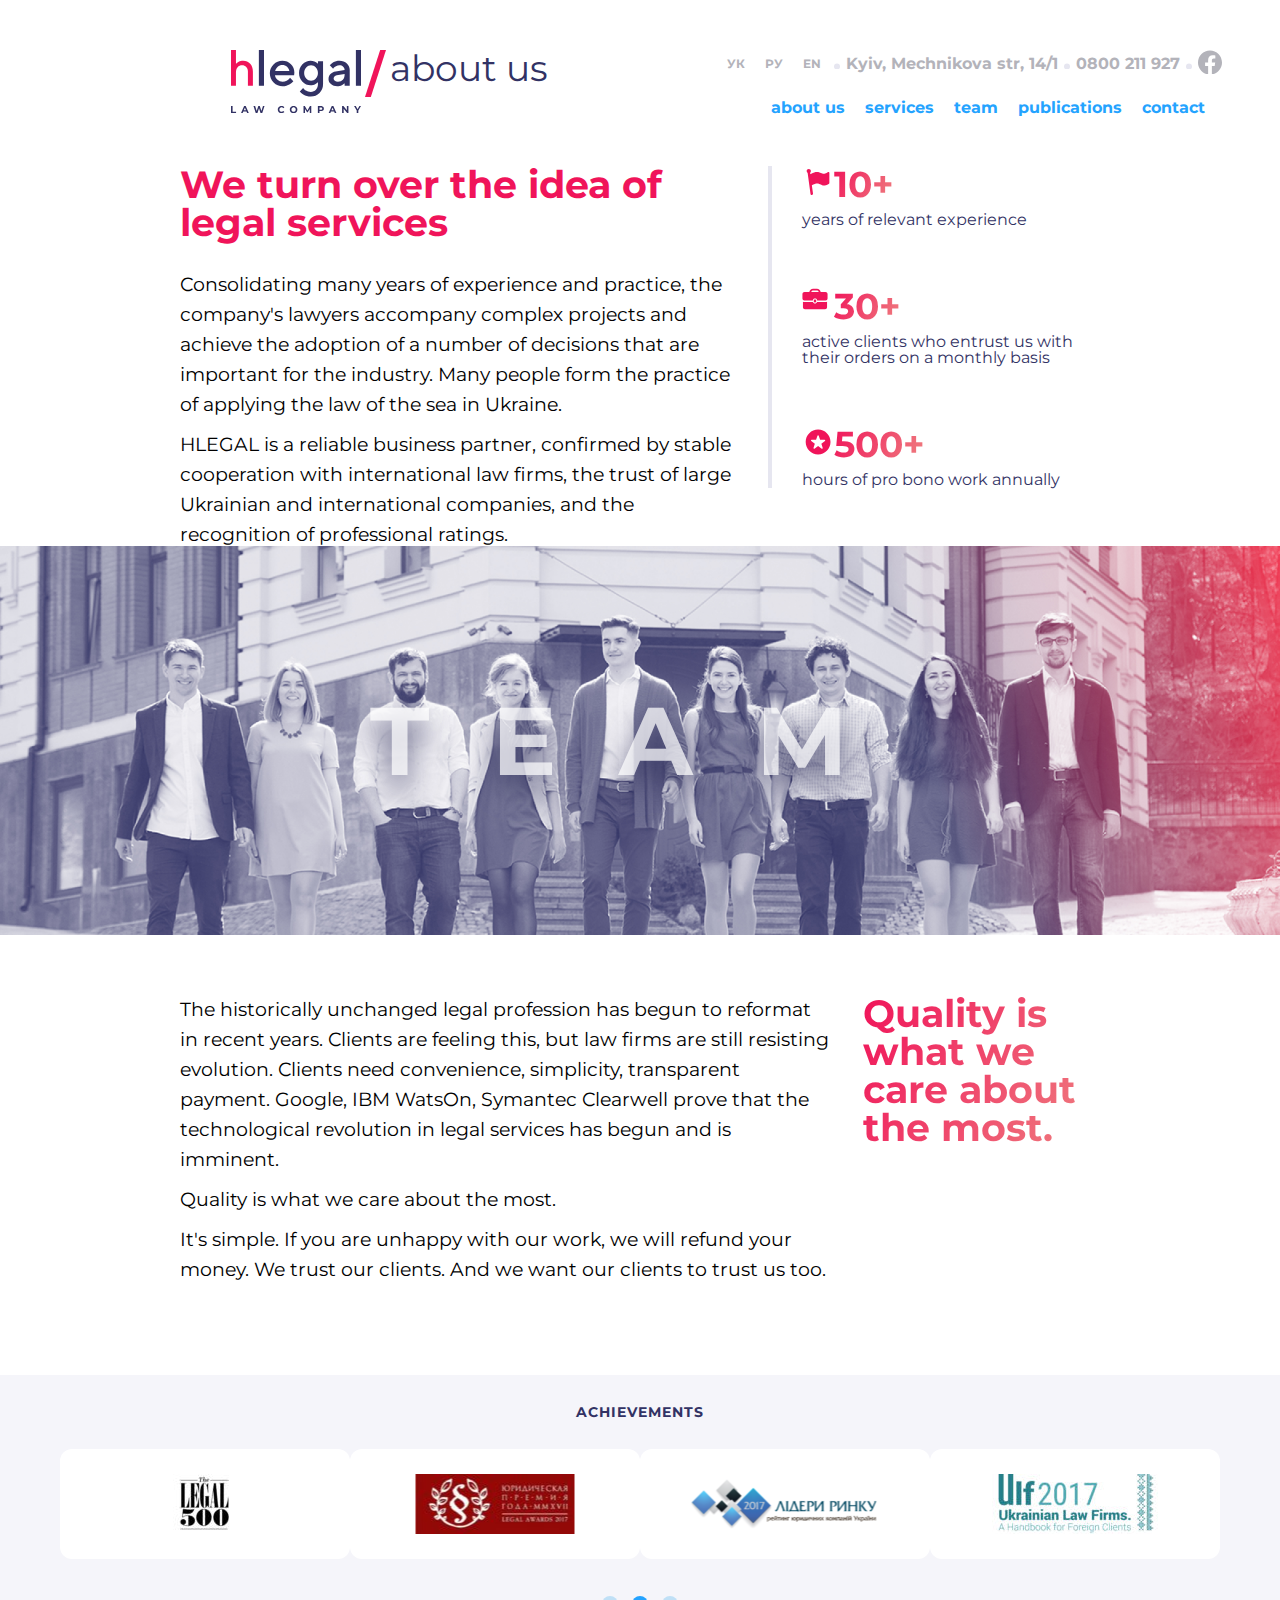
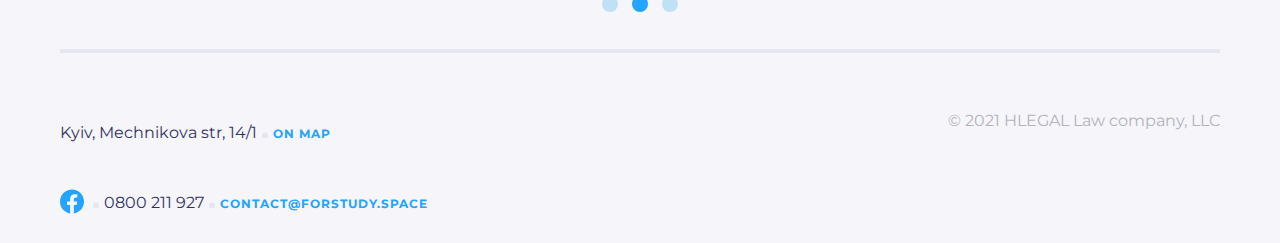
<file: index.html>
<!DOCTYPE html>
<html lang="en">
<head>
    <meta charset="UTF-8">
    <meta name="viewport" content="width=device-width, initial-scale=1.0">
    <title>hlegal</title>
    <link rel="stylesheet" href="style.css">
    <link rel="preconnect" href="https://fonts.googleapis.com">
<link rel="preconnect" href="https://fonts.gstatic.com" crossorigin>
<link href="https://fonts.googleapis.com/css2?family=Montserrat:wght@400;700&display=swap" rel="stylesheet">
   </head>
<body>
   
<header class="header-main">
    <div class="wrapper">
        <div class="header header-main">
            <a href="index.html">
              </a>
             <div class="header-logo">
                <div class="header-logo-name">
                    <div>
                     <svg class="logo">
                        <use xlink:href="sprite.svg#logo" />
                     </svg>
                    </div>
                   <div>
                    <svg class="law-company">
                        <use xlink:href="sprite.svg#LAW-COMPANY" />
                     </svg>
                   </div>
                </div>
                <div>
                    <svg class="slash">
                        <use xlink:href="sprite.svg#slash" />
                     </svg>
                </div>
                <div>
                    <span>about us</span>
                </div>
             </div>

<div class="header-info">
    <div class="header-info-1">
        <div class="header-lang">УК</div>
        <div class="header-lang">РУ</div>
        <div class="header-lang">EN</div>


        <div>
            <svg class="header-dot">
                <use xlink:href="sprite.svg#dot" />
             </svg>
        </div>

        <div>
            <p>Kyiv, Mechnikova str, 14/1</p>
        </div>

        <div>
            <svg class="header-dot">
                <use xlink:href="sprite.svg#dot" />
            </svg>
        </div>

        <div>
            <p>0800 211 927</p>
        </div>

        <div>
            <svg class="header-dot">
                <use xlink:href="sprite.svg#dot" />
             </svg>
        </div>

        <div>
            <svg class="header-facebook">
                <use xlink:href="sprite.svg#facebook" />
             </svg>
        </div>
    </div>


    <div class="header-info-2">
        <ul>
            <li>
                <a href="#">
                  about us
                </a>
                <span class="button-line button-line-bottom"></span>
            </li>
            <li>
                <a href="#">
                  services
                </a>
                <span class="button-line button-line-bottom"></span>
            </li>
            <li>
                <a href="team.html">
                 team
                </a>
                <span class="button-line button-line-bottom"></span>
            </li>
            <li>
                <a href="#">
                 publications
                </a>
                <span class="button-line button-line-bottom"></span>
            </li>
            <li>
                <a href="#">
                 contact
                </a>
                <span class="button-line button-line-bottom"></span>
            </li>
        </ul>
    </div>
</div>
</div>

</div>

</header>



<header class="header-768-wrapper">
    <div class="header-768">
        <div class="header-info">
            <div class="header-info-1">
                <div class="header-lang">УК</div>
                <div class="header-lang">РУ</div>
                <div class="header-lang">EN</div>
        
        
                <div>
                    <svg class="header-dot">
                        <use xlink:href="sprite.svg#dot" />
                     </svg>
                </div>
        
                <div>
                    <p>Kyiv, Mechnikova str, 14/1</p>
                </div>
        
                <div>
                    <svg class="header-dot">
                        <use xlink:href="sprite.svg#dot" />
                    </svg>
                </div>
        
                <div>
                    <p>0800 211 927</p>
                </div>
        
                <div>
                    <svg class="header-dot">
                        <use xlink:href="sprite.svg#dot" />
                     </svg>
                </div>
        
                <div>
                    <svg class="header-facebook">
                        <use xlink:href="sprite.svg#facebook" />
                     </svg>
                </div>
            </div>
            
        </div>
    
        <div class="header-logo">
            <div class="header-logo-name">
                <div>
                 <svg class="logo">
                    <use xlink:href="sprite.svg#logo" />
                 </svg>
                </div>
               <div>
                <svg class="law-company">
                    <use xlink:href="sprite.svg#LAW-COMPANY" />
                 </svg>
               </div>
            </div>
            <div>
                <svg class="slash">
                    <use xlink:href="sprite.svg#slash" />
                 </svg>
            </div>
            <div>
                <span>about us</span>
            </div>
         </div>

         <div class="header-info-2">
            <ul>
                <li>
                    <a href="#">
                      about us
                    </a>
                    <span class="button-line button-line-bottom"></span>
                </li>
                <li>
                    <a href="#">
                      services
                    </a>
                    <span class="button-line button-line-bottom"></span>
                </li>
                <li>
                    <a href="#">
                     team
                    </a>
                    <span class="button-line button-line-bottom"></span>
                </li>
                <li>
                    <a href="#">
                     publications
                    </a>
                    <span class="button-line button-line-bottom"></span>
                </li>
                <li>
                    <a href="#">
                     contact
                    </a>
                    <span class="button-line button-line-bottom"></span>
                </li>
            </ul>
        </div>
    </div>
</header>



<header class="header-375">
    <div class="header-375-wrapper">
         <div class="header-375-lang">
            <div class="header-375-lang-wrapper">
                 <div class="header-375-lang-block">УК</div>
                 <div class="header-375-lang-block">РУ</div>
                 <div class="header-375-lang-block">EN</div>
            </div>
         </div>
         <div>
            <div class="header-375-number-block">
                <p>0800 211 927</p>
            </div> 
        </div>
     </div>
     <div class="header-375-logo-wrapper">
        <div class="header-375-logo">
            <div class="header-logo">
                <div class="header-logo-name">
                    <div class="logo">
                     <svg class="logo" >
                        <use xlink:href="sprite.svg#logo-375" />
                     </svg>
                    </div>
                   <div class="law-company-375">
                    <svg class="law-company-375">
                        <use xlink:href="sprite.svg#LAW-COMPANY-375" />
                     </svg>
                   </div>
                </div>
                <div>
                    <svg class="slash">
                        <use xlink:href="sprite.svg#slash-375" />
                     </svg>
                </div>
                <div>
                    <span>about us</span>
                </div>
             </div>
        </div>
        <div class="header-375-menu">
            <svg class="menu">
                <use xlink:href="sprite.svg#menu" />
             </svg>
        </div>
     </div>
 
</div>


   </header>



<main>
 <div class="wrapper">
    <div class="main-block">
    <div class="main-block-1">
        <h1>We turn over the idea of legal services </h1>
        <p>Consolidating many years of experience and practice, the company's lawyers accompany complex projects and achieve the adoption of a number of decisions that are important for the industry. Many people form the practice of applying the law of the sea in Ukraine.</p>
            
        <p>HLEGAL is a reliable business partner, confirmed by stable cooperation with international law firms, the trust of large Ukrainian and international companies, and the recognition of professional ratings.</p>
    </div>

    <div class="main-block-2">
        <div class="main-block-2-row" >
            <div class="main-block-2-icon">
                 <svg>
                    <use xlink:href="sprite.svg#flag" />
                 </svg>
                 <p class="main-block-2-number">10+</p>
            </div>
            <div>
                <p class="main-block-2-text">years of relevant experience</p>
            </div>
        </div>

        <div class="main-block-2-row">
            <div class="main-block-2-icon">
                <svg>
                   <use xlink:href="sprite.svg#bag" />
                </svg>
                <p class="main-block-2-number">30+</p>
           </div>
           <div>
               <p class="main-block-2-text">active clients who entrust us with their orders on a monthly basis</p>
           </div>
        </div>
        
        <div class="main-block-2-row">
            <div class="main-block-2-icon">
                <svg>
                   <use xlink:href="sprite.svg#star" />
                </svg>
                <p class="main-block-2-number">500+</p>
           </div>
           <div>
               <p class="main-block-2-text">hours of pro bono work annually</p>
           </div>
        </div>

    </div>
    </div>

    <div class="main-picture">
        <div class="image-container">
            <img src="img/main_picture.jpeg" alt="main-picture"> 
        </div>
        <div class="main-picture-text">
            <p>TEAM</p>
        </div>
    </div>

    <div class="main-block">
            <div class="main-block-3">                    
                <p>The historically unchanged legal profession has begun to reformat in recent years. Clients are feeling this, but law firms are still resisting evolution. Clients need convenience, simplicity, transparent payment. Google, IBM WatsOn, Symantec Clearwell prove that the technological revolution in legal services has begun and is imminent.</p> 
                <p>Quality is what we care about the most.</p> 
                <p>It's simple. If you are unhappy with our work, we will refund your money. We trust our clients. And we want our clients to trust us too.</p>
            </div>
            <div class="main-block-header">
                <p>Quality is what we care about the most.</p>
            </div>
    </div>

    <div class="achivments">
        <div class="achivments-header">
            <h2>achievements</h2>
        </div>
        <div class="achivments-section">
        <div class="achivments-cards">
            <div class="achivments-card">
                <img class="img-card " src="img/image.png" alt="img-card"> 
            </div>
            <div class="achivments-card">
                <img class="img-card" src="img/image 2.png" alt="img-card"> 
            </div>
            <div class="achivments-card">
                <img class="img-card" src="img/image 3.png" alt="img-card"> 
            </div>
            <div class="achivments-card">
                <img class="img-card" src="img/image 4.png" alt="img-card"> 
            </div>
        </div>
        <div class="achivments-cards-375">
            <div class="achivments-card-375">
                <img class="img-card " src="img/image.png" alt="img-card"> 
            </div>
           
        </div>

            <div class="page-toggles toggle-main">
                <input type="checkbox" id="toggle1">
                <label for="toggle1"></label>
    
                <input type="checkbox" id="toggle2" checked>
                <label for="toggle2"></label>
    
                <input type="checkbox" id="toggle3">
                <label for="toggle3"></label>
            </div>
            <div class="page-toggles toggle-375 ">
                <input type="checkbox" id="toggle1">
                <label for="toggle1"></label>
    
                <input type="checkbox" id="toggle2" checked>
                <label for="toggle2"></label>
    
                <input type="checkbox" id="toggle3">
                <label for="toggle3"></label>

                <input type="checkbox" id="toggle4">
                <label for="toggle4"></label>
    
                <input type="checkbox" id="toggle5" checked>
                <label for="toggle5"></label>
    
                <input type="checkbox" id="toggle6">
                <label for="toggle6"></label>
            </div>
        </div>
       
        </div>
    </div>
    






 </div>






</main>

<footer>
    <div class="wrapper">
    <div class="footer-block-1">
        <div class="footer-adress">
            <div>
                <p class="adress">Kyiv, Mechnikova str, 14/1</p>
            </div>
            <div>
                <svg class="header-dot">
                    <use xlink:href="sprite.svg#dot" />
                 </svg>
            </div>
            <div class="map">
                <a href="#">ON MAP</a>
            </div>
        </div>
       
    
    <div class="footer-adress">
        <div class="footer-facebook">
            <svg class="footer-facebook">
                <use xlink:href="sprite.svg#facebook" />
             </svg>
        </div>
        <div class="footer-facebook-375">
            <svg class="footer-facebook-375">
                <use xlink:href="sprite.svg#facebook-375" />
             </svg>
        </div>
        <div>
            <svg class="header-dot">
                <use xlink:href="sprite.svg#dot" />
             </svg>
        </div>
        <div class="footer-number">
            <p>0800 211 927</p>
        </div>
        <div>
            <svg class="header-dot">
                <use xlink:href="sprite.svg#dot" />
             </svg>
        </div>
        <div class="map">
            <a href="#">contact@forstudy.space</a>
        </div>

       
    </div>
</div>
<div class="footer-block-2">
    <div class="footer-info">
        <p >© 2021 HLEGAL Law company, LLC</p>
    </div>
</div>
</div>
</footer>

</body>
</html>
</file>
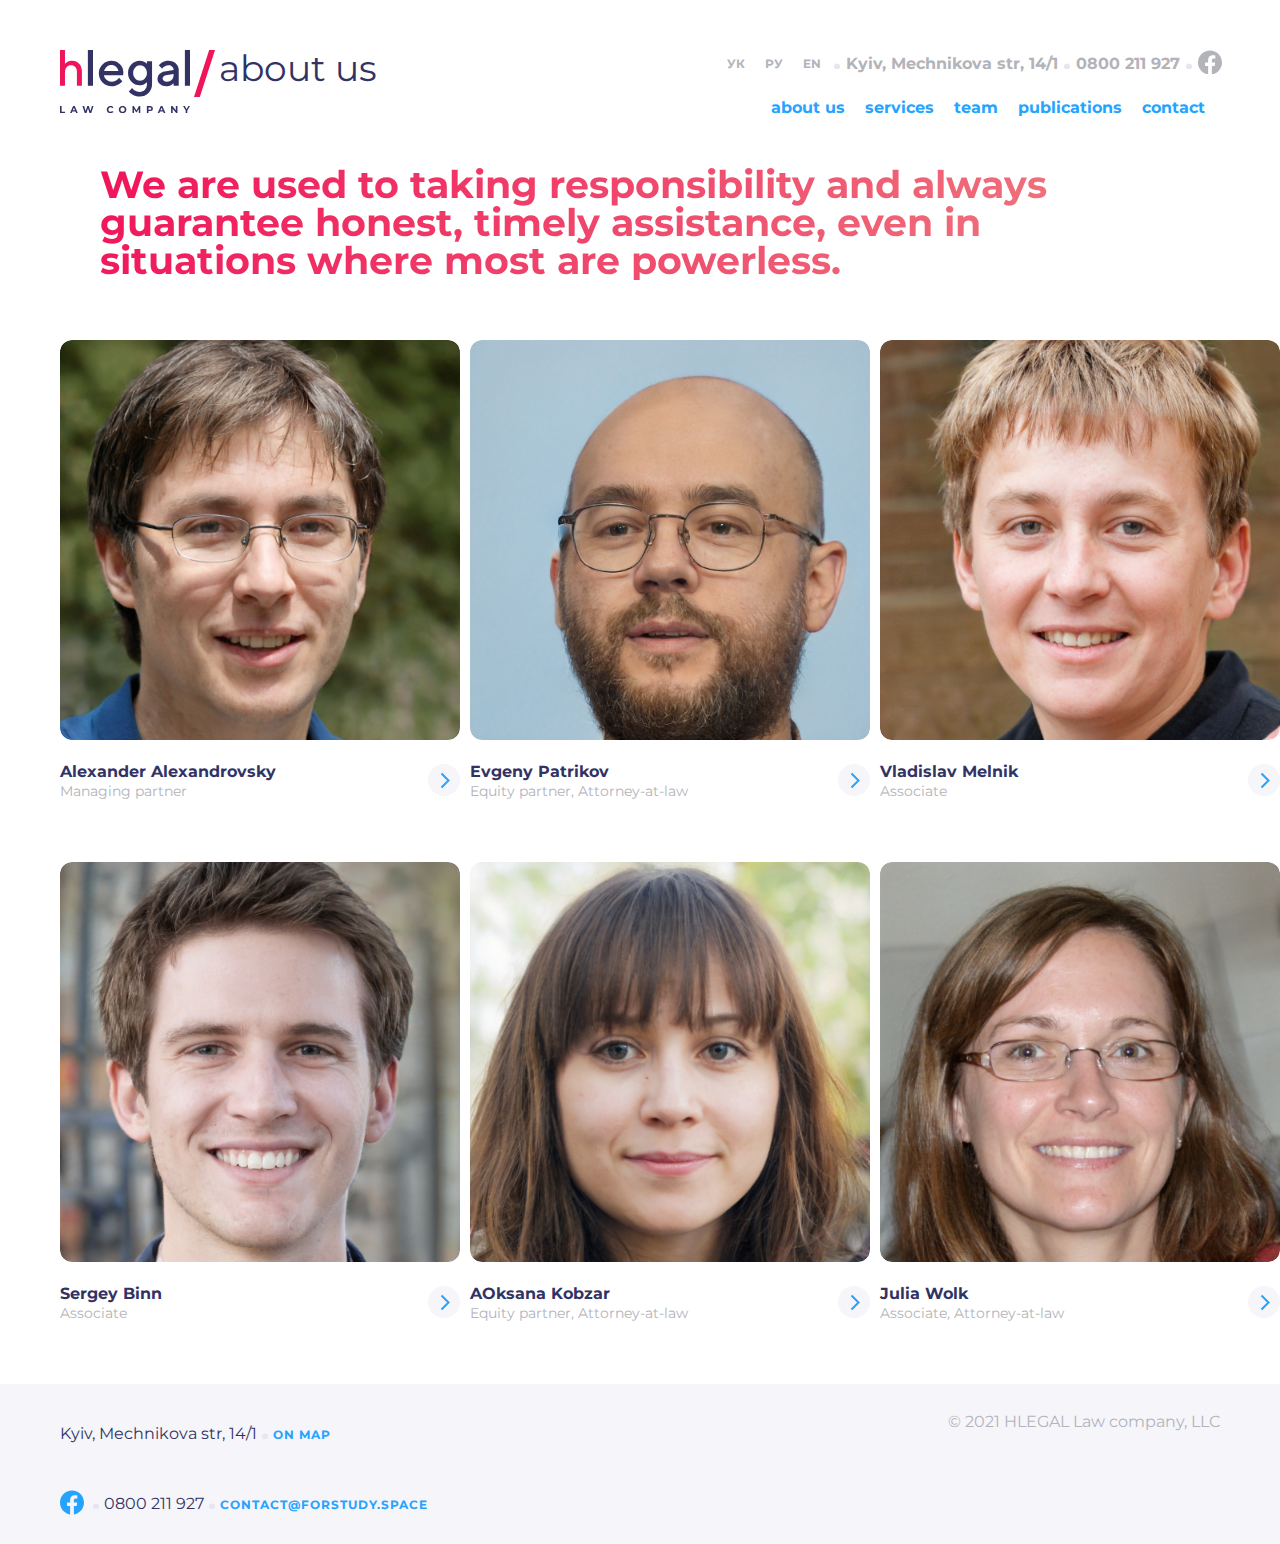
<file: team.html>
<!DOCTYPE html>
<html lang="en">
<head>
    <meta charset="UTF-8">
    <meta name="viewport" content="width=device-width, initial-scale=1.0">
    <title>hlegal team</title>
    <link rel="stylesheet" href="style.css">
    <link rel="preconnect" href="https://fonts.googleapis.com">
<link rel="preconnect" href="https://fonts.gstatic.com" crossorigin>
<link href="https://fonts.googleapis.com/css2?family=Montserrat:wght@400;700&display=swap" rel="stylesheet">
   </head>
<body>
   
<header class="header-main">
    <div class="wrapper">
        <div class="header header-main">
             <div class="header-logo">
                <div class="header-logo-name">
                    <div>
                     <svg class="logo">
                        <use xlink:href="sprite.svg#logo" />
                     </svg>
                    </div>
                   <div>
                    <svg class="law-company">
                        <use xlink:href="sprite.svg#LAW-COMPANY" />
                     </svg>
                   </div>
                </div>
                <div>
                    <svg class="slash">
                        <use xlink:href="sprite.svg#slash" />
                     </svg>
                </div>
                <div>
                    <span>about us</span>
                </div>
             </div>

<div class="header-info">
    <div class="header-info-1">
        <div class="header-lang">УК</div>
        <div class="header-lang">РУ</div>
        <div class="header-lang">EN</div>


        <div>
            <svg class="header-dot">
                <use xlink:href="sprite.svg#dot" />
             </svg>
        </div>

        <div>
            <p>Kyiv, Mechnikova str, 14/1</p>
        </div>

        <div>
            <svg class="header-dot">
                <use xlink:href="sprite.svg#dot" />
            </svg>
        </div>

        <div>
            <p>0800 211 927</p>
        </div>

        <div>
            <svg class="header-dot">
                <use xlink:href="sprite.svg#dot" />
             </svg>
        </div>

        <div>
            <svg class="header-facebook">
                <use xlink:href="sprite.svg#facebook" />
             </svg>
        </div>
    </div>


    <div class="header-info-2">
        <ul>
            <li>
                <a href="#">
                  about us
                </a>
                <span class="button-line button-line-bottom"></span>
            </li>
            <li>
                <a href="#">
                  services
                </a>
                <span class="button-line button-line-bottom"></span>
            </li>
            <li>
                <a href="#">
                 team
                </a>
                <span class="button-line button-line-bottom"></span>
            </li>
            <li>
                <a href="#">
                 publications
                </a>
                <span class="button-line button-line-bottom"></span>
            </li>
            <li>
                <a href="#">
                 contact
                </a>
                <span class="button-line button-line-bottom"></span>
            </li>
        </ul>
    </div>
</div>
</div>

</div>

</header>

<header class="header-768-wrapper">
    <div class="header-768">
        <div class="header-info">
            <div class="header-info-1">
                <div class="header-lang">УК</div>
                <div class="header-lang">РУ</div>
                <div class="header-lang">EN</div>
        
        
                <div>
                    <svg class="header-dot">
                        <use xlink:href="sprite.svg#dot" />
                     </svg>
                </div>
        
                <div>
                    <p>Kyiv, Mechnikova str, 14/1</p>
                </div>
        
                <div>
                    <svg class="header-dot">
                        <use xlink:href="sprite.svg#dot" />
                    </svg>
                </div>
        
                <div>
                    <p>0800 211 927</p>
                </div>
        
                <div>
                    <svg class="header-dot">
                        <use xlink:href="sprite.svg#dot" />
                     </svg>
                </div>
        
                <div>
                    <svg class="header-facebook">
                        <use xlink:href="sprite.svg#facebook" />
                     </svg>
                </div>
            </div>
            
        </div>
    
        <div class="header-logo">
            <div class="header-logo-name">
                <div>
                 <svg class="logo">
                    <use xlink:href="sprite.svg#logo" />
                 </svg>
                </div>
               <div>
                <svg class="law-company">
                    <use xlink:href="sprite.svg#LAW-COMPANY" />
                 </svg>
               </div>
            </div>
            <div>
                <svg class="slash">
                    <use xlink:href="sprite.svg#slash" />
                 </svg>
            </div>
            <div>
                <span>about us</span>
            </div>
         </div>

         <div class="header-info-2">
            <ul>
                <li>
                    <a href="#">
                      about us
                    </a>
                    <span class="button-line button-line-bottom"></span>
                </li>
                <li>
                    <a href="#">
                      services
                    </a>
                    <span class="button-line button-line-bottom"></span>
                </li>
                <li>
                    <a href="#">
                     team
                    </a>
                    <span class="button-line button-line-bottom"></span>
                </li>
                <li>
                    <a href="#">
                     publications
                    </a>
                    <span class="button-line button-line-bottom"></span>
                </li>
                <li>
                    <a href="#">
                     contact
                    </a>
                    <span class="button-line button-line-bottom"></span>
                </li>
            </ul>
        </div>
    </div>
</header>

<header class="header-375">
    <div class="header-375-wrapper">
         <div class="header-375-lang">
            <div class="header-375-lang-wrapper">
                 <div class="header-375-lang-block">УК</div>
                 <div class="header-375-lang-block">РУ</div>
                 <div class="header-375-lang-block">EN</div>
            </div>
         </div>
         <div>
            <div class="header-375-number-block">
                <p>0800 211 927</p>
            </div> 
        </div>
     </div>
     <div class="header-375-logo-wrapper">
        <div class="header-375-logo">
            <div class="header-logo">
                <div class="header-logo-name">
                    <div class="logo">
                     <svg class="logo" >
                        <use xlink:href="sprite.svg#logo-375" />
                     </svg>
                    </div>
                   <div class="law-company-375">
                    <svg class="law-company-375">
                        <use xlink:href="sprite.svg#LAW-COMPANY-375" />
                     </svg>
                   </div>
                </div>
                <div>
                    <svg class="slash">
                        <use xlink:href="sprite.svg#slash-375" />
                     </svg>
                </div>
                <div>
                    <span>about us</span>
                </div>
             </div>
        </div>
        <div class="header-375-menu">
            <svg class="menu">
                <use xlink:href="sprite.svg#menu"/>
             </svg>
        </div>
     </div>
 
</div>


</header>

<main>
    <h1 class="team-header">We are used to taking responsibility and always guarantee honest, timely assistance, even in situations where most are powerless.</h1>
    <div class="team-wrapper">
        <div class="team-1">
           <div class="team-card">
              <div class="team-image-container">
                 <img class="team-card-img " src="img/Team-1.jpg" alt="team-card">
              </div>
              <div class="team-caption">
                <div class="team-name">
                    <p>Alexander Alexandrovsky</p>
                    <p>Managing partner</p>
                </div>
                <div>
                    <svg class="arrow">
                        <use xlink:href="sprite.svg#arrow-right" />
                     </svg>
                </div>
              </div>
            </div>
           <div class="team-card">
                <div class="team-image-container">
                 <img class="team-card-img " src="img/Team-2.jpg" alt="team-card">
                </div>
                <div class="team-caption">
                    <div class="team-name">
                        <p>Evgeny Patrikov</p>
                        <p>Equity partner, Attorney-at-law</p>
                    </div>
                    <div>
                        <svg class="arrow">
                            <use xlink:href="sprite.svg#arrow-right" />
                         </svg>
                    </div>
                  </div>
           </div>
           <div class="team-card">
                <div class="team-image-container">
                 <img class="team-card-img " src="img/Team-3.jpg" alt="team-card">
                </div>
                <div class="team-caption">
                    <div class="team-name">
                        <p>Vladislav Melnik</p>
                        <p>Associate</p>
                    </div>
                    <div>
                        <svg class="arrow">
                            <use xlink:href="sprite.svg#arrow-right" />
                         </svg>
                    </div>
                  </div>
            </div>
    </div>
    <div class="team-2">
           <div class="team-card">
              <div class="team-image-container">
                  <img class="team-card-img " src="img/Team-4.jpg" alt="team-card">
              </div>
              <div class="team-caption">
                <div class="team-name">
                    <p>Sergey Binn</p>
                    <p>Associate</p>
                </div>
                <div>
                    <svg class="arrow">
                        <use xlink:href="sprite.svg#arrow-right" />
                     </svg>
                </div>
              </div>
           </div>
           <div class="team-card">
               <div class="team-image-container">
                 <img class="team-card-img " src="img/Team-5.jpg" alt="team-card">
               </div>
               <div class="team-caption">
                <div class="team-name">
                    <p>AOksana Kobzar</p>
                    <p>Equity partner, Attorney-at-law</p>
                </div>
                <div>
                    <svg class="arrow">
                        <use xlink:href="sprite.svg#arrow-right" />
                     </svg>
                </div>
              </div>
           </div>
           <div class="team-card">
               <div class="team-image-container">
                  <img class="team-card-img " src="img/Team-6.jpg" alt="team-card">
               </div>
               <div class="team-caption">
                <div class="team-name">
                    <p>Julia Wolk</p>
                    <p>Associate, Attorney-at-law</p>
                </div>
                <div>
                    <svg class="arrow">
                        <use xlink:href="sprite.svg#arrow-right" />
                     </svg>
                </div>
              </div>
           </div>
   </div>
  </div> 
</main>



<footer>
    <div class="wrapper">
    <div class="footer-block-1">
        <div class="footer-adress">
            <div>
                <p class="adress">Kyiv, Mechnikova str, 14/1</p>
            </div>
            <div>
                <svg class="header-dot">
                    <use xlink:href="sprite.svg#dot" />
                 </svg>
            </div>
            <div class="map">
                <a href="#">ON MAP</a>
            </div>
        </div>
       
    
    <div class="footer-adress">
        <div class="footer-facebook">
            <svg class="footer-facebook">
                <use xlink:href="sprite.svg#facebook" />
             </svg>
        </div>
        <div class="footer-facebook-375">
            <svg class="footer-facebook-375">
                <use xlink:href="sprite.svg#facebook-375" />
             </svg>
        </div>
        <div>
            <svg class="header-dot">
                <use xlink:href="sprite.svg#dot" />
             </svg>
        </div>
        <div class="footer-number">
            <p>0800 211 927</p>
        </div>
        <div>
            <svg class="header-dot">
                <use xlink:href="sprite.svg#dot" />
             </svg>
        </div>
        <div class="map">
            <a href="#">contact@forstudy.space</a>
        </div>

       
    </div>
</div>
<div class="footer-block-2">
    <div class="footer-info">
        <p >© 2021 HLEGAL Law company, LLC</p>
    </div>
</div>
</div>
</footer>

</body>
</file>
<file: style.css>
html, body, div, span, applet, object, iframe,
h1, h2, h3, h4, h5, h6, p, blockquote, pre,
a, abbr, acronym, address, big, cite, code,
del, dfn, em, img, ins, kbd, q, s, samp,
small, strike, strong, sub, sup, tt, var,
b, u, i, center,
dl, dt, dd, ol, ul, li,
fieldset, form, label, legend,
table, caption, tbody, tfoot, thead, tr, th, td,
article, aside, canvas, details, embed, 
figure, figcaption, footer, header, hgroup, 
menu, nav, output, ruby, section, summary,
time, mark, audio, video {
	margin: 0;
	padding: 0;
	border: 0;
	font-size: 100%;
	font: inherit;
	vertical-align: baseline;
    scroll-behavior: smooth;
}
/* HTML5 display-role reset for older browsers */
article, aside, details, figcaption, figure, 
footer, header, hgroup, menu, nav, section {
	display: block;
}
body {
	line-height: 1;
}
ol, ul {
	list-style: none;
}
blockquote, q {
	quotes: none;
}
blockquote:before, blockquote:after,
q:before, q:after {
	content: '';
	content: none;
}
table {
	border-collapse: collapse;
	border-spacing: 0;
}

.wrapper{
    max-width: 1440px;
    margin: 0 auto;
}


.header-768-wrapper{
    display: none;
}
.header-375{
    display: none;
}
.header{
    height: 116px;
    padding: 50px 60px 0px 60px;
    display: flex;
    justify-content: space-between;
}

.header-logo-name{
    display: flex;
    flex-direction: column;
    height: 60px;
    width: 130px;
}

.logo{
    width: 130px;
    height: 47px;
}
.header-logo{
    display: flex;
    gap: 4px;
    width: 318px;
    height: 60px;
    cursor: pointer;
}
.header-logo span{
    font-family: "Montserrat";
    font-weight: 400;
    font-size: 36px;
    color:#323264 ;
}

.law-company{
    height: 7px;
    width: 130px;
}

.slash{
    width: 21px;
    height: 47px;
}

.header-dot{
    width: 6px;
    height: 6px;
}

.header-facebook{
    width: 24px;
    height: 24px;
    fill:#B3B3BA;
    cursor: pointer;
}
.header-facebook:hover{
fill: #f0145a;
}

.header-info{
    color:  #B3B3BA;
text-align: right;
font-family: "Montserrat";
font-size: 16px;
font-weight: 700;
justify-content: space-between;
height: 66px;
display: flex;
width: 500px;
flex-direction: column;
}

.header-info-1{
    display: flex;
    gap: 6px;
    align-items: center;
}

.header-info-1 p{
white-space:nowrap;}

.header-lang{
    font-size: 12px;
    border-radius: 8px;
    padding: 5px 7px;
color: #B3B3BA;
cursor: pointer;
}

.header-lang:hover{
    color: white;
    background: #f0145a;


}




.header-info-2 {
    display: flex;
    justify-content: end;
  }
  
  .header-info-2 li {
    display: inline;
    margin-right: 15px;
    font-family: "Montserrat";
    font-size: 16px;
    font-weight: 700;
    position: relative;
  }
  
  .header-info-2 ul {
    list-style: none;
    padding: 0;
    margin: 0;
  }
  
  .header-info-2 a {
    text-decoration: none;
    color: #24A3FF;
  }
  
  .header-info-2 a:hover {
    color: #f0145a;
  }
  
  .button-line {
    position: absolute;
    display: block;
  }
  
  .button-line-bottom {
    bottom: 0;
    right: 0;
    width: 0;
    height: 2px;
    transition: width 0.5s;
    background: #f0145a;
  }
  
  .header-info-2 li:hover .button-line-bottom {
    right: 0;
    width: 100%;
    transition: width 1s;
  }
  
  .main-block-1{
    font-family: "Montserrat";
    width: 662px;
    height: 380px;
  }
  
  .main-block-1 h1{
font-size: 38px;
font-weight: 700;
color: #F0145A;
padding-bottom: 28px;
}

.main-block-1 p{
    align-self: stretch;
    color: black;
font-size: 19px;
font-weight: 400;
line-height: 30px; 
padding-bottom: 10px;
}
.main-block{
    display: flex;
padding: 0px 180px;
align-items: flex-start;
gap: 30px;
align-self: stretch;
height: 380px;
}

.main-block-2 {
    border-left: 4px solid #E6E6F0;
    width: 354px;
    padding-left: 30px;
    display: flex;
flex-direction: column;
justify-content: space-between;
height: 322px;
}

.main-block-2-icon{
display: flex;

}

.main-block-2-row{
    display: flex;
    flex-direction: column;
    gap: 10px;
}


.main-block-2-number{
    background: var(--gradient-red-text, linear-gradient(118deg, #F0145A 0%, #EF8080 100%));
    background-clip: text;
    font-size: 36px;
    font-family: "Montserrat";
    font-weight: 700;
    -webkit-background-clip: text;
    -webkit-text-fill-color: transparent;
}

.main-block-2-icon svg{
    width: 32px;
    height: 32px;
}

.main-block-2-text {
    color:  #323264;
font-family: "Montserrat";
font-size: 16px;
font-weight: 400;
align-self: stretch;
}

.image-container {
    max-width: 100%;
    overflow: hidden;
    margin: 0px 0px 60px 0px;/
}
.main-picture{
    position: relative; 

}

.main-picture img {
    display: block;
    width: 100%;
    height: auto;
}

.main-picture-text {
    color:  #ffffffb9;
    text-align: center;
    text-shadow: 0px 15px 30px rgba(40, 40, 86, 0.80);
    font-family: "Montserrat";
    font-size: 96px;
    font-weight: 700;
    letter-spacing: 63px;
    text-transform: uppercase;
    position: absolute;
    top: 50%; 
    left: 50%; 
    transform: translate(-50%, -50%); 
    z-index: 1; 
}

.main-block-header p{
font-family: "Montserrat";
font-size: 38px;
font-weight: 700;
background: var(--gradient-red-text, linear-gradient(118deg, #F0145A 0%, #EF8080 100%));
background-clip: text;
-webkit-background-clip: text;
-webkit-text-fill-color: transparent;
}

.main-block-3 p{
    align-self: stretch;
    color: black;
font-size: 19px;
font-weight: 400;
line-height: 30px; 
padding-bottom: 10px;
width: 653px;
font-family: "Montserrat"
}

.achivments{
    background:  #F5F5FA;
    display: flex;
    flex-direction: column;
    padding: 30px 60px;
}
.achivments-header h2{
    color:  #323264;
text-align: center;
font-family: "Montserrat";
font-size: 14px;
font-weight: 700;
letter-spacing: 1px;
text-transform: uppercase;
padding-bottom: 30px ;
}
.achivments-cards-375{
    display: none;
}
.achivments-card{
    width: 300px;
    height: 110px;
    border-radius: 12px;
background:  #FFF;
position: relative;
cursor: pointer;

}
.achivments-cards {
    display: flex;
    justify-content: space-between; 
    max-width: 1320px;
    
}

.img-card {
    position: absolute;
    top: 50%; 
    left: 50%; 
    transform: translate(-50%, -50%); 
}


.page-toggles {
    display: flex;
    padding: 30px 0px;
    justify-content: center;
}

input[type="checkbox"] {
    display: none;
}

label {
    position: relative;
    width: 20px;
    height: 20px;
    border-radius: 50%;
    margin: 5px;
    cursor: pointer;
}

label:before {
    content: "";
    position: absolute;
    top: 2px;
    left: 2px;
    width: 16px;
    height: 16px;
    border-radius: 50%;
    background-color: #a3d3f4a5;
    transition: 0.2s;
}

input:checked + label:before {
    background-color: #24A3FF;
}


.toggle-375{
    display: none;
}

.achivments-section{
    display: flex;
    flex-direction: column;
    border-bottom: 4px solid #E6E6F0;
}

.footer-adress{
    display: flex;
    align-items: center;
    height: 40px;
    gap: 5px;
}

.map a{
    color:  #24A3FF;
    font-family: 'Montserrat';
    font-size: 12px;
    font-weight: 700;
    letter-spacing: 1px;
    text-transform: uppercase;
    text-decoration: none;
    cursor: pointer;
}

.map a:hover{
    color: #F0145A ;
}

.adress {
    color:  #323264;
    font-family: 'Montserrat';
    font-size: 16px;
    font-weight: 400;
}
footer .wrapper{
    display: flex;
    align-items: flex-start;
    gap: 30px;
    align-self: stretch;
    height: 100px;
    justify-content: space-between;
}
footer{
    padding:  30px 60px;
   background:  #F5F5FA;
}

.footer-socials{
    display: flex;
    justify-content: space-between;
    align-items: center;
    height: 20px;
    gap: 5px;
}
.footer-facebook:hover{
    fill:#F0145A;
}
.footer-facebook{
    height: 28px;
    width: 28px;
    fill:#24A3FF;
    cursor: pointer;
justify-content: center;}

.footer-number{
    color: #323264;
font-family: 'Montserrat';
font-size: 16px;
font-weight: 400;
}
.footer-block-1{
    max-width: 400px;
     display: flex;
     gap: 30px;
    flex-wrap: wrap;
flex-direction: column;}

.footer-info{
    color:  #B3B3BA;
text-align: right;
font-family: 'Montserrat';
font-size: 16px;
font-weight: 400;
}

.footer-facebook-375{
    display: none;
}

.team-card{
    width: 400px;
    height: 462px;
    display: flex;
    flex-direction: column;
    justify-content: space-between;
}

.team-wrapper{
display: flex;
justify-content: space-between;
flex-direction: column;
margin: 60px;
flex-wrap: wrap;
gap: 60px;
}

.team-1 , .team-2{
    display: flex;
    justify-content: space-between;
    gap: 10px;
}

.team-card-img{
    height: 400px;
    align-self: stretch;
    border-radius: 12px;
    object-fit: cover;
    transition: transform 0.3s ease-in-out;
    object-position: center;
    background: lightgray 50% / cover no-repeat;
}
.team-name{
    font-family: 'Montserrat';
}

.team-name :first-child{
    color: var(--main-regular, #323264);
    font-size: 16px;
    font-weight: 700;
}
.team-name :last-child{
    color: var(--grey-text, #B3B3BA);
    font-size: 14px;
    font-weight: 400;
    line-height: 22px; /* 157.143% */
}

.team-caption{
    display: flex;
    justify-content: space-between;
}

.arrow{
    width: 32px;
    height: 32px;
    fill:#F5F5FA;
}
.arrow:hover{
    fill:#e0e0e3e3;    
    cursor: pointer;
}

.team-header{
font-family: 'Montserrat';
font-size: 38px;
font-weight: 700;
background: var(--gradient-red-text, linear-gradient(118deg, #F0145A 0%, #EF8080 100%));
background-clip: text;
-webkit-background-clip: text;
-webkit-text-fill-color: transparent;
width: 1080px;
margin: 0 auto;
}




.team-image-container {
    position: relative;
    overflow: hidden;
    width: 400px;
    height: 400px;
    border-radius: 12px;
    transition: transform 1s ease-in-out;
}



.team-card:hover .team-image-container {
    transform: scale(1);
    cursor: pointer;
}

.team-card:hover .team-card-img {
    transform: scale(1.1);
}

















@media screen and (max-width:1600px){
    .wrapper{
        max-width:  1600px;
    }
   

}
@media screen and (max-width:1024px){
    .wrapper{
        max-width:  1024px;
    }

    .main-block {
        max-width: 100%; 
        padding: 0px 60px 60px 30px;
      }
      .main-block-3 p{
        width: 480px ;
      }
      .achivments-card{
        width: 200px;
      }

      .team-header{
        width:665px ;
      }

      .team-card-img {
        width: 260px;
    }

      .team-card{
        width: 260px;
      }
}
@media screen and (max-width:768px){
   .header-main{
    display: none;
   }
    .header-768-wrapper{
        display: block;
    }

   .header-768{
    display: flex;
    flex-direction: column;
    align-items: start;
    height: 150px;
    margin-bottom: 60px;
    padding: 50px 60px 0px 60px;
    justify-content: space-between;
   }
   .header-info{
    height: fit-content;
   }

   .main-block{
    display: block;
    height: 100%;
    padding: 0px 60px 60px 60px;
   }
   .main-block-3 p{
    width: 100%;
   }
   .achivments-card {
    width: 132px;
    height: 110px;
  }

  .achivments-card img {
    width: 100%;
    height: 100%;
    object-fit: contain;
    padding: 10px;
    border-radius: 12px;
    background:  #fff 50% / cover no-repeat;
  }

  .achivments-cards {
    justify-content: space-between; 
  }
  footer .wrapper{
flex-direction: column;
height: 100%;
align-items: center;
justify-content: space-evenly;
  } 
  .team-wrapper{
    flex-direction: row;
    width: 650px;
    justify-content: space-between;
  }
  .team-1, .team-2{
    flex-direction: column;
  }
  .team-card, .team-card-img{
    width: 290px;
  }
}
@media screen and (max-width:375px){
    .header-375{
        display: block;
    }

    .header-768-wrapper{
        display: none;
    }

    .header-375-lang-block{
        font-size: 12px;
        border-radius: 8px;
        color: #B3B3BA;
        cursor: pointer;
        width: 33px ;
        height: 25px;
        display: flex;
        justify-content: center;
        align-items: center;
    }
    .header-375-lang-block:hover{
        color: white;
        background: #f0145a;
    }
    .header-375-lang-wrapper{
        display: flex;
        width: 100px;
        font-family: 'Montserrat';
    }

    .header-375-number-block{
        color: var(--grey-text, #B3B3BA);
        text-align: right;
        font-family: 'Montserrat';
        font-size: 16px;
        font-weight: 700;
        width: 100px ;
    }

    .header-375-wrapper{
        display: flex;
        padding: 10px 15px;
        justify-content: space-between;
        align-items: center;
        align-self: stretch;
        max-width: 375px;
        white-space: nowrap;
    }

    .header-375{
        height: 45px;
        background: #F5F5FA;
    }
    .main-block-1{
        width: 100%;
    }
    .logo{
        width: 70px;
        height: 25px;
        white-space: nowrap;
    }

.law-company-375 .law-company{
    width: 70px;
    height: 4px;
}

.header-logo span{
    font-size: 20px;
    width: 88px;
    height: 24px;
}
.header-logo-name{
    width: 70px;
    height: 35px;
    display: flex;
    gap: 3px;
}
.header-logo{
    width: 177px;
    height: 40px;
}
   
    .slash{
        width: 11px;
        height: 26px;
    }

    .header-375-logo-wrapper{
        height: 57px;
        display: flex;
        padding: 0px 15px;
        justify-content: space-between;
        margin: 0px;
    }
     .menu{
        width: 32px;
        height: 32px;
     }
     .header-375-menu{
        display: flex;
        align-items: center;
        justify-content: center;
     }


    .main-block{
        margin-top: 100px;
        margin-bottom: 20px;
        height: 100%;
        padding: 0px 30px;
    }
.main-block-header{
    margin-bottom: 60px;
}
    .main-block-1{
      height: 100%;
    }

    .main-block-2{
     height: 322px;
     margin-bottom: 30px;
    }

    .main-block-2-row{
        margin-bottom: 40px;
        width: 280px;
    }

    .main-picture-text{
        letter-spacing: 13px;

    }
    

    .header-375-logo .header-logo{
        margin: 15px;
     
    }
   

    .main-block-2{
        display: block;
        width: 315px;
 }

 .main-picture-text{
    font-size: 36px;
 }
 .toggle-375{
    display: block;
    display: flex;
    padding: 30px 0px;
    justify-content: center;
}
.toggle-main{
    display: none;
}

.achivments-cards{
display: none;
}

.achivments-card-375{
    width: 300px;
    height: 110px;
    border-radius: 12px;
background:  #FFF;
position: relative;
cursor: pointer;

}
.achivments-cards-375 {
    display: flex;
    justify-content: space-between; 
    max-width: 1320px;
    
}


.footer-adress{
    flex-direction: column;
}

.header-dot{
    display: none;
}

.footer-number{
    font-weight: 700;
}
.footer-facebook{
    display: none;
}

.footer-facebook-375{
    align-items: center;
    fill:#24A3FF;
    cursor: pointer;
    justify-content: center;
    width: 38px;
    height: 38px;
    display: block;
}
.footer-block-2{
    width: 315px;
}
.footer-adress{
    height: 45px;
}
footer .wrapper{
    height: 215px;
    align-items: center; 
}

.footer-info{
    margin-top: 30px;
    text-align: center;
}

.menu:hover{
    background: #E6E6F0;
    border-radius: 6px;
}


.team-wrapper{
    display: block;
}

.team-header{
    font-size: 30px;
    width: 320px;
    margin-top: 120px;
}

.team-1, .team-2, .team-wrapper{
    width: 315px;
    margin: 0 auto;
}
.team-wrapper{
    padding: 60px 0px;
}

.header-375{
    position: absolute;
    top: 0px;
    width: 375px;

}
.team-card{
    width: 315px;
    height: 360px;
}

.team-card-img, .team-image-container{
    width: 315px;
    height: 300px;
}



}
</file>
